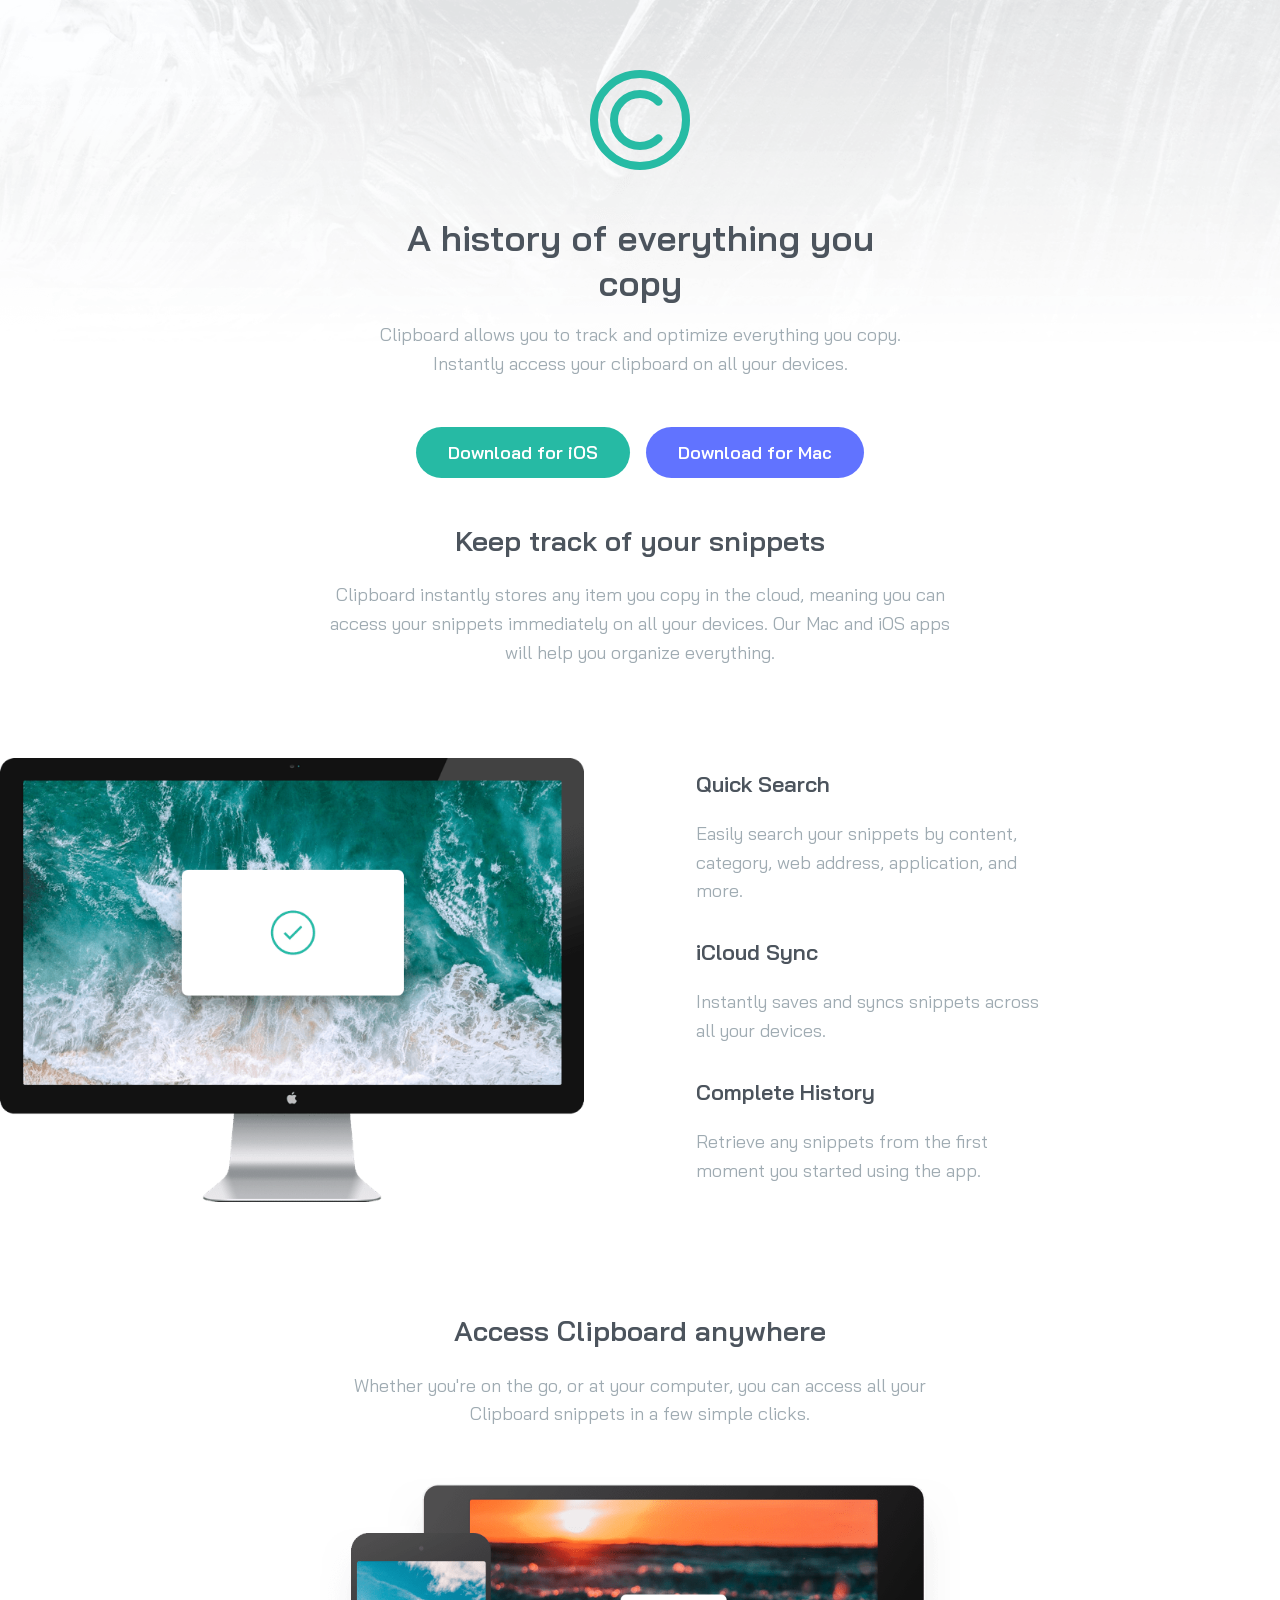
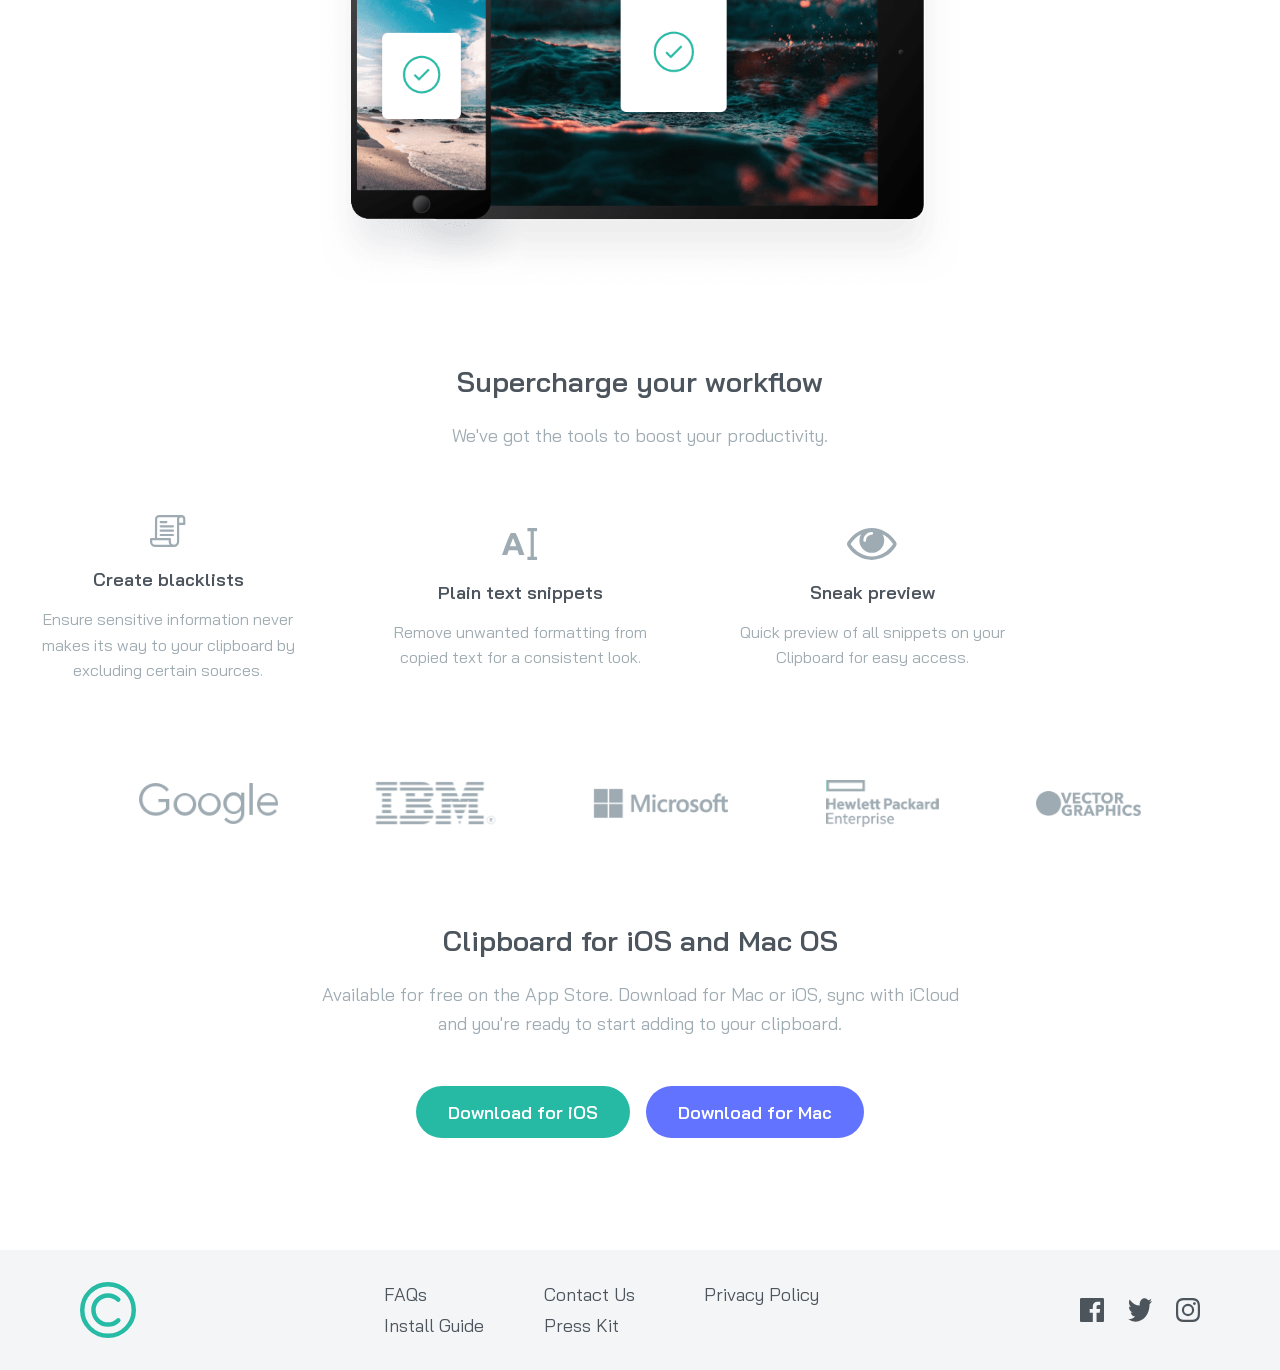
<file: index.html>
<!doctype html>
<html lang="en">
  <head>
    <meta charset="UTF-8" />
    <meta name="viewport" content="width=device-width, initial-scale=1.0" />

    <link
      rel="icon"
      type="image/png"
      sizes="32x32"
      href="./images/favicon-32x32.png"
    />

    <link rel="preconnect" href="https://fonts.googleapis.com" />
    <link rel="preconnect" href="https://fonts.gstatic.com" crossorigin />

    <link
      href="https://fonts.googleapis.com/css2?family=Bai+Jamjuree:wght@400;600&display=swap"
      rel="stylesheet"
    />

    <link rel="stylesheet" href="./styles.css" />

    <title>Frontend Mentor | Clipboard landing page</title>
  </head>

  <body>
    <header class="hero">
      <picture class="hero-bg">
        <source
          media="(min-width: 37.5rem)"
          srcset="./images/bg-header-desktop.png"
        />
        <img src="./images/bg-header-mobile.png" alt="" />
      </picture>

      <div class="hero-content">
        <img
          class="logo"
          src="./images/logo.svg"
          alt="Clipboard"
          width="125"
          height="125"
        />

        <h1>A history of everything you copy</h1>

        <p>
          Clipboard allows you to track and optimize everything you copy.
          Instantly access your clipboard on all your devices.
        </p>
      </div>

      <div class="button">
        <a href="#" class="button-ios">Download for iOS</a>
        <a href="#" class="button-mac">Download for Mac</a>
      </div>
    </header>

    <main>
      <section class="section-title">
        <h2>Keep track of your snippets</h2>

        <p>
          Clipboard instantly stores any item you copy in the cloud, meaning you
          can access your snippets immediately on all your devices. Our Mac and
          iOS apps will help you organize everything.
        </p>
      </section>

      <section class="features">
        <div class="features-image">
          <img
            src="./images/image-computer.png"
            alt="Computer displaying the Clipboard app"
            width="752"
            height="572"
          />
        </div>

        <div class="features-content">
          <div>
            <h3>Quick Search</h3>

            <p>
              Easily search your snippets by content, category, web address,
              application, and more.
            </p>
          </div>

          <div>
            <h3>iCloud Sync</h3>

            <p>
              Instantly saves and syncs snippets across all your devices.
            </p>
          </div>

          <div>
            <h3>Complete History</h3>

            <p>
              Retrieve any snippets from the first moment you started using the
              app.
            </p>
          </div>
        </div>
      </section>

      <section class="snippets">
        <div class="section-content">
          <h2>Access Clipboard anywhere</h2>

          <p>
            Whether you're on the go, or at your computer, you can access all
            your Clipboard snippets in a few simple clicks.
          </p>
        </div>

        <img
          src="./images/image-devices.png"
          alt="Devices displaying the Clipboard app"
          width="905"
          height="575"
        />

        <div class="section-content">
          <h2>Supercharge your workflow</h2>

          <p>We've got the tools to boost your productivity.</p>
        </div>
      </section>

      <section class="tools">
        <div>
          <img
            src="./images/icon-blacklist.svg"
            alt=""
            width="44"
            height="40"
          />

          <h3>Create blacklists</h3>

          <p>
            Ensure sensitive information never makes its way to your clipboard
            by excluding certain sources.
          </p>
        </div>

        <div>
          <img
            src="./images/icon-text.svg"
            alt=""
            width="36"
            height="32"
          />

          <h3>Plain text snippets</h3>

          <p>
            Remove unwanted formatting from copied text for a consistent look.
          </p>
        </div>

        <div>
          <img
            src="./images/icon-preview.svg"
            alt=""
            width="50"
            height="32"
          />

          <h3>Sneak preview</h3>

          <p>
            Quick preview of all snippets on your Clipboard for easy access.
          </p>
        </div>
      </section>

      <section class="companies">
        <img
          src="./images/logo-google.png"
          alt="Google"
          width="139"
          height="50"
        />

        <img
          src="./images/logo-ibm.png"
          alt="IBM"
          width="121"
          height="50"
        />

        <img
          src="./images/logo-microsoft.png"
          alt="Microsoft"
          width="135"
          height="50"
        />

        <img
          src="./images/logo-hp.png"
          alt="HP"
          width="113"
          height="50"
        />

        <img
          src="./images/logo-vector-graphics.png"
          alt="Vector Graphics"
          width="105"
          height="50"
        />
      </section>

      <section class="download">
        <div class="section-content">
          <h2>Clipboard for iOS and Mac OS</h2>

          <p>
            Available for free on the App Store. Download for Mac or iOS, sync
            with iCloud and you're ready to start adding to your clipboard.
          </p>
        </div>

        <div class="button">
          <a href="#" class="button-ios">Download for iOS</a>
          <a href="#" class="button-mac">Download for Mac</a>
        </div>
      </section>
    </main>

    <footer>
      <img
        class="footer-logo"
        src="./images/logo.svg"
        alt="Clipboard"
        width="55"
        height="55"
      />

      <nav aria-label="Footer">
        <ul class="footer-links">
          <li><a href="#">FAQs</a></li>
          <li><a href="#">Contact Us</a></li>
          <li><a href="#">Privacy Policy</a></li>
          <li><a href="#">Install Guide</a></li>
          <li><a href="#">Press Kit</a></li>
        </ul>
      </nav>

      <nav class="socials" aria-label="Social media">
        <a href="https://www.facebook.com/" aria-label="Facebook">
          <img
            src="./images/icon-facebook.svg"
            alt="Facebook"
            width="24"
            height="24"
          />
        </a>

        <a href="https://twitter.com/" aria-label="Twitter">
          <img
            src="./images/icon-twitter.svg"
            alt="twitter"
            width="24"
            height="24"
          />
        </a>

        <a href="https://www.instagram.com/" aria-label="Instagram">
          <img
            src="./images/icon-instagram.svg"
            alt="Instagram"
            width="24"
            height="24"
          />
        </a>
      </nav>
    </footer>
  </body>
</html>
</file>
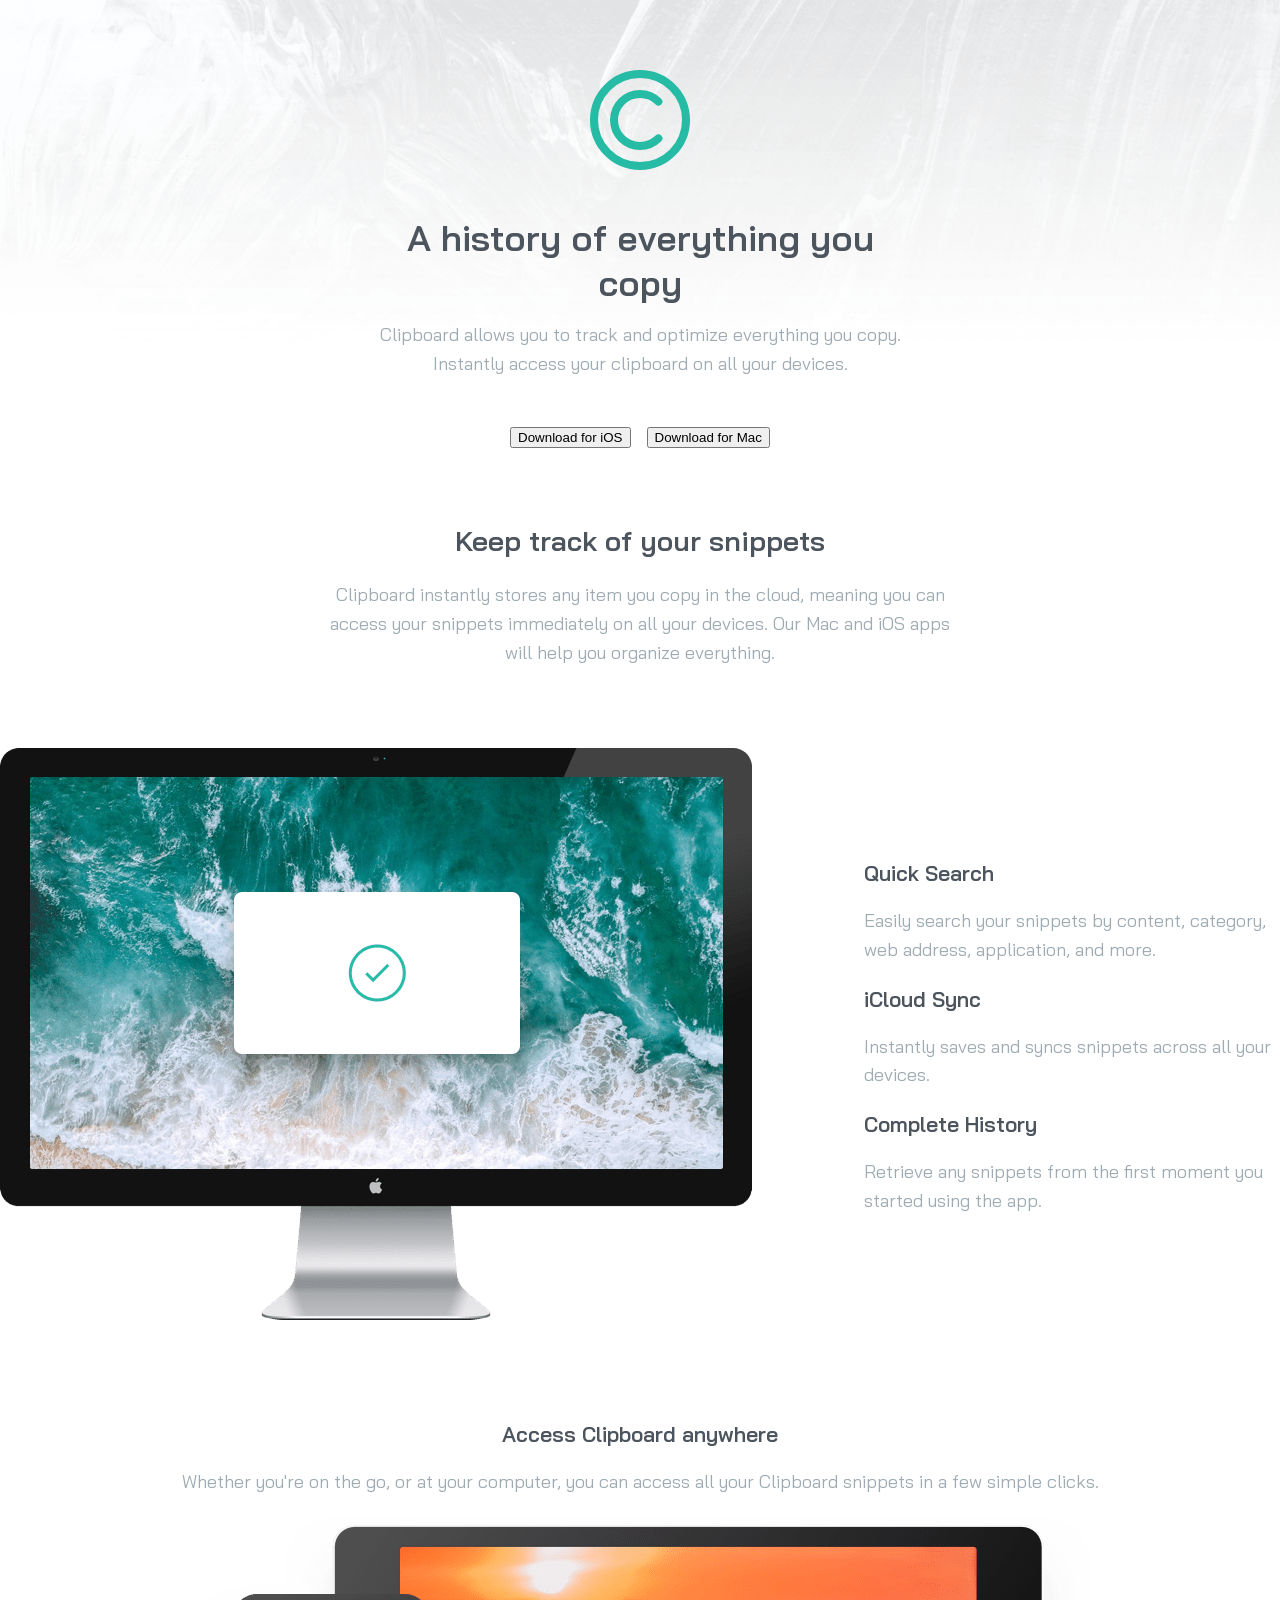
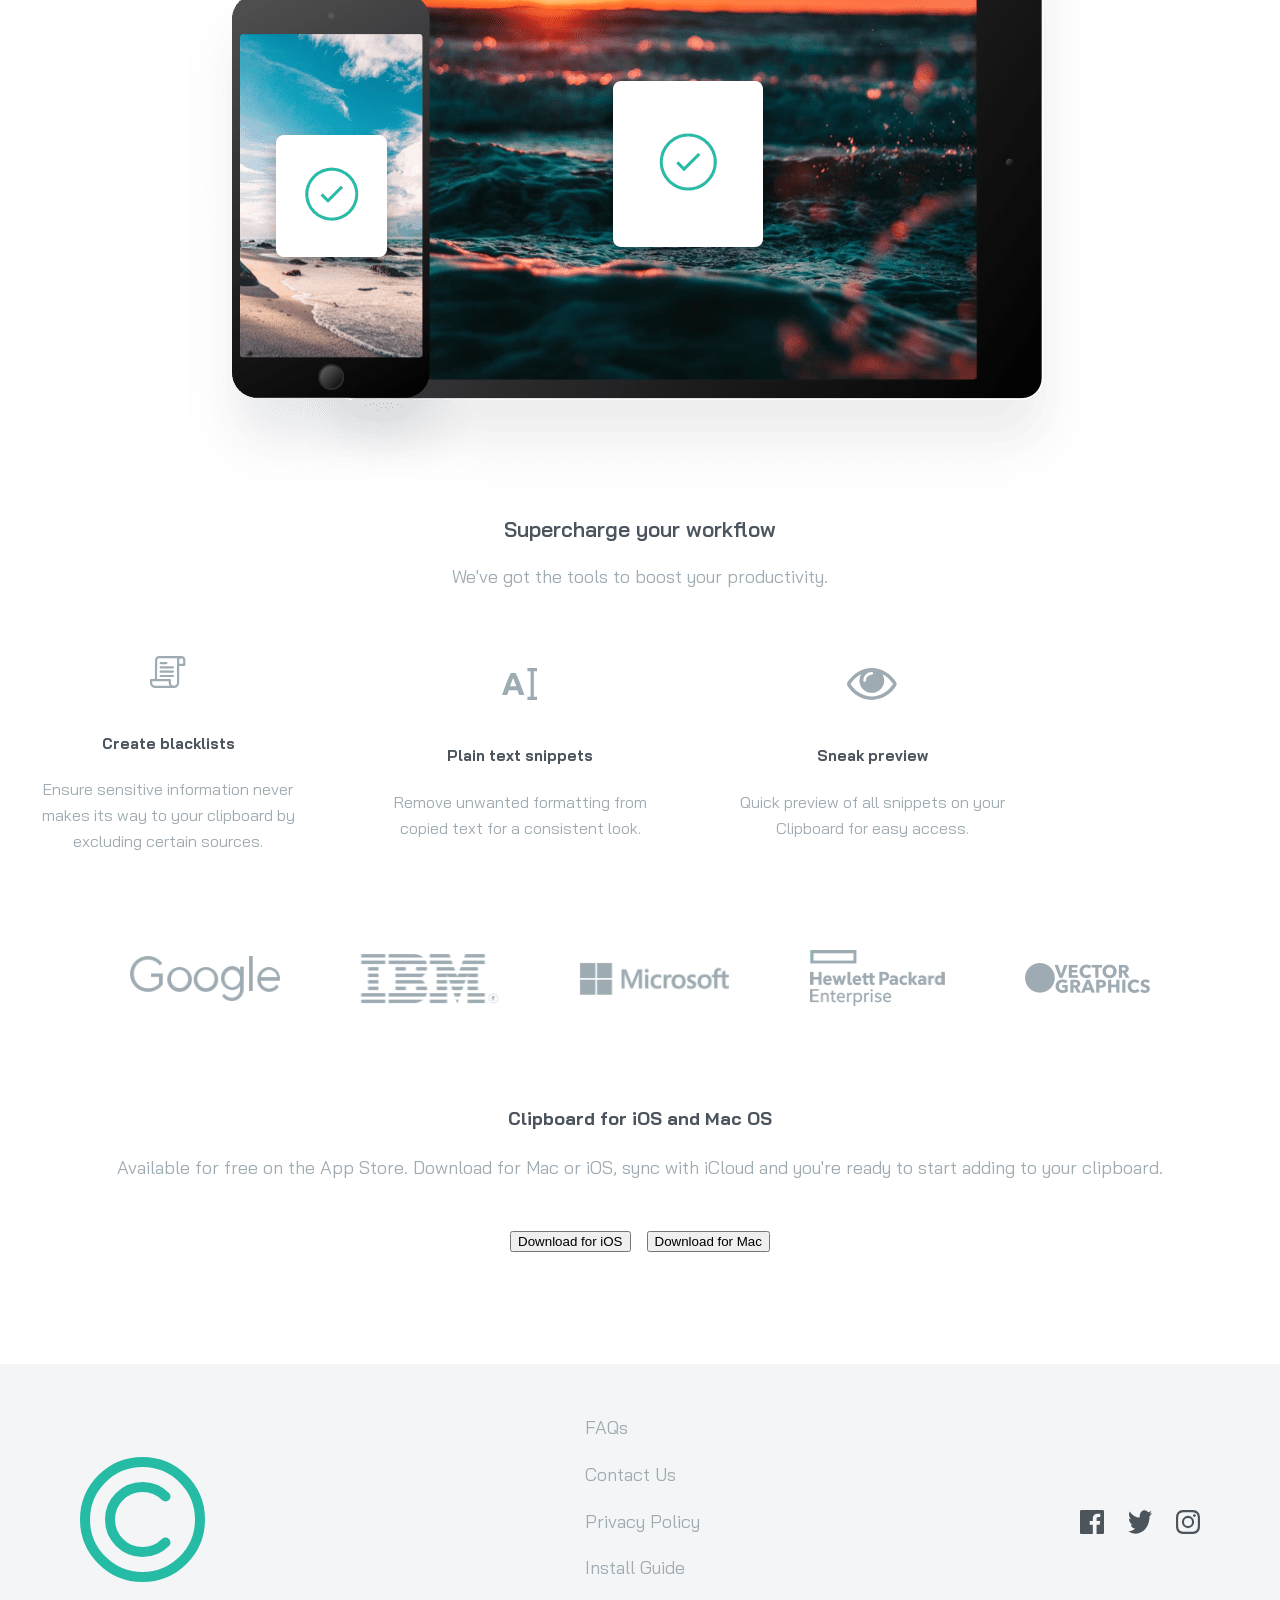
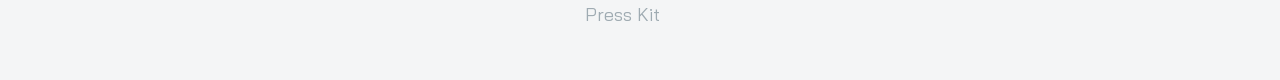
<file: clipboard-landing-page-master/index.html>
<!doctype html>
<html lang="en">
  <head>
    <meta charset="UTF-8" />
    <meta name="viewport" content="width=device-width, initial-scale=1.0" />

    <link
      rel="icon"
      type="image/png"
      sizes="32x32"
      href="./images/favicon-32x32.png"
    />

    <link rel="stylesheet" href="/styles.css" />

    <link rel="preconnect" href="https://fonts.googleapis.com" />
    <link rel="preconnect" href="https://fonts.gstatic.com" crossorigin />

    <link
      href="https://fonts.googleapis.com/css2?family=Bai+Jamjuree:wght@400;600&display=swap"
      rel="stylesheet"
    />

    <title>Frontend Mentor | Clipboard landing page</title>
  </head>

  <body>
    <header class="hero">
      <img class="hero-bg" src="/images/bg-header-desktop.png" alt="bg img" />

      <div class="hero-content">
        <img class="logo" src="/images/logo.svg" alt="Clipboard logo" />

        <h1>A history of everything you copy</h1>

        <p>
          Clipboard allows you to track and optimize everything you copy.
          Instantly access your clipboard on all your devices.
        </p>
      </div>

      <div class="button">
        <button type="button">Download for iOS</button>
        <button type="button">Download for Mac</button>
      </div>
    </header>

    <main>
      <section class="section-title">
        <h2>Keep track of your snippets</h2>

        <p>
          Clipboard instantly stores any item you copy in the cloud, meaning you
          can access your snippets immediately on all your devices. Our Mac and
          iOS apps will help you organize everything.
        </p>
      </section>

      <section class="features">
        <div>
          <img
            src="/images/image-computer.png"
            alt="Computer displaying the Clipboard app"
          />
        </div>

        <div>
          <h3>Quick Search</h3>

          <p>
            Easily search your snippets by content, category, web address,
            application, and more.
          </p>

          <h3>iCloud Sync</h3>

          <p>Instantly saves and syncs snippets across all your devices.</p>

          <h3>Complete History</h3>

          <p>
            Retrieve any snippets from the first moment you started using the
            app.
          </p>
        </div>
      </section>

      <section class="snippets">
        <div>
          <h3>Access Clipboard anywhere</h3>

          <p>
            Whether you're on the go, or at your computer, you can access all
            your Clipboard snippets in a few simple clicks.
          </p>
        </div>

        <div>
          <img
            src="/images/image-devices.png"
            alt="Devices displaying the Clipboard app"
          />
        </div>

        <div>
          <h3>Supercharge your workflow</h3>

          <p>We've got the tools to boost your productivity.</p>
        </div>
      </section>

      <section class="tools">
        <div>
          <img src="/images/icon-blacklist.svg" alt="blacklist" />

          <h5>Create blacklists</h5>

          <p>
            Ensure sensitive information never makes its way to your clipboard
            by excluding certain sources.
          </p>
        </div>

        <div>
          <img src="/images/icon-text.svg" alt="Plain text" />

          <h5>Plain text snippets</h5>

          <p>
            Remove unwanted formatting from copied text for a consistent look.
          </p>
        </div>

        <div>
          <img src="/images/icon-preview.svg" alt="Preview" />

          <h5>Sneak preview</h5>

          <p>
            Quick preview of all snippets on your Clipboard for easy access.
          </p>
        </div>
      </section>

      <section class="companies">
        <div>
          <img src="/images/logo-google.png" alt="Google" />
        </div>

        <div>
          <img src="/images/logo-ibm.png" alt="IBM" />
        </div>

        <div>
          <img src="/images/logo-microsoft.png" alt="Microsoft" />
        </div>

        <div>
          <img src="/images/logo-hp.png" alt="HP" />
        </div>

        <div>
          <img src="/images/logo-vector-graphics.png" alt="Vector Graphics" />
        </div>
      </section>

      <section class="download">
        <div>
          <h4>Clipboard for iOS and Mac OS</h4>

          <p>
            Available for free on the App Store. Download for Mac or iOS, sync
            with iCloud and you're ready to start adding to your clipboard.
          </p>
        </div>

        <div class="button">
          <button type="button">Download for iOS</button>
          <button type="button">Download for Mac</button>
        </div>
      </section>
    </main>

    <footer>
      <div>
        <img src="/images/logo.svg" alt="Clipboard logo" />
      </div>

      <div>
        <p>FAQs</p>
        <p>Contact Us</p>
        <p>Privacy Policy</p>
        <p>Install Guide</p>
        <p>Press Kit</p>
      </div>

      <div class="socials">
        <img src="/images/icon-facebook.svg" alt="facebook" />
        <img src="/images/icon-twitter.svg" alt="twitter" />
        <img src="/images/icon-instagram.svg" alt="instagram" />
      </div>
    </footer>
  </body>
</html>
</file>
<file: styles.css>
:root {
  --Green: hsl(171, 66%, 44%);
  --Blue: hsl(233, 100%, 69%);
  --Gray-dark: hsl(210, 10%, 33%);
  --Gray-light: hsl(201, 11%, 66%);
}

* {
  box-sizing: border-box;
}

body {
  margin: 0;
  font-family: "Bai Jamjuree", sans-serif;
  font-size: 1.125rem;
  font-weight: 400;
  color: var(--Gray-dark);
}

h1,
h2,
h3 {
  font-weight: 600;
}

p {
  color: var(--Gray-light);
  line-height: 1.6;
}

/* HERO */

.hero {
  position: relative;
  min-height: 42rem;
  padding: 5rem 1.5rem 0;
  overflow: hidden;
  text-align: center;
}

.hero-bg {
  position: absolute;
  top: 0;
  left: 0;
  width: 100%;
  height: 25rem;
  z-index: -1;
}

.hero-bg img {
  width: 100%;
  height: 100%;
  object-fit: cover;
}

.hero-content {
  position: relative;
}

.logo {
  width: 6.25rem;
  height: auto;
}

.hero h1 {
  max-width: 35rem;
  margin: 2.5rem auto 0;
  font-size: 1.75rem;
}

.hero p {
  max-width: 33rem;
  margin: 1rem auto 0;
}

/* BUTTONS */

.button {
  display: flex;
  flex-direction: column;
  align-items: center;
  gap: 1rem;
  margin-top: 3rem;
}

.button a {
  display: block;
  width: 100%;
  max-width: 22rem;
  padding: 0.9rem 2rem;
  border-radius: 2rem;
  color: white;
  font-weight: 600;
  text-decoration: none;
  transition: background-color 150ms ease;
}

.button-ios {
  background-color: var(--Green);
}

.button-mac {
  background-color: var(--Blue);
}

.button-ios:hover {
  background-color: hsl(171 66% 54%);
}

.button-mac:hover {
  background-color: hsl(233 100% 76%);
}

/* GENERAL SECTIONS*/

.section-title,
.section-content {
  text-align: center;
}

.section-title {
  padding: 0 1.5rem;
  margin-bottom: 4rem;
}

.section-title h2,
.section-content h2 {
  font-size: 1.75rem;
}

.section-title p,
.section-content p {
  max-width: 40rem;
  margin: 0 auto;
}

/* FEATURES */

.features {
  display: flex;
  flex-direction: column;
  align-items: center;
  gap: 3rem;
  padding: 0 1.5rem;
  margin-bottom: 5rem;
  text-align: center;
}

.features-image img {
  width: 100%;
  max-width: 30rem;
  height: auto;
}

.features-content {
  max-width: 25rem;
}

.features-content h3 {
  font-size: 1.375rem;
}

.features-content p {
  margin: 0 auto 2rem;
}

/* SNIPPETS */

.snippets {
  padding: 0 1.5rem;
  margin-top: 6rem;
  text-align: center;
}

.snippets > img {
  display: block;
  width: 100%;
  max-width: 40rem;
  height: auto;
  margin: 3rem auto 5rem;
}

/*  TOOLS */

.tools {
  display: flex;
  flex-direction: column;
  align-items: center;
  gap: 3rem;
  padding: 0 1.5rem;
  margin-top: 4rem;
  text-align: center;
}

.tools > div {
  width: 100%;
  max-width: 22rem;
}

.tools img {
  width: auto;
  height: 2rem;
  margin-bottom: 1rem;
}

.tools h3 {
  margin: 0 0 1rem;
  font-size: 1.125rem;
}

.tools p {
  margin: 0;
  font-size: 1rem;
}

/*  COMPANIES */

.companies {
  display: flex;
  flex-direction: column;
  align-items: center;
  gap: 3.5rem;
  padding: 0 1.5rem;
  margin: 6rem auto;
}

.companies img {
  max-width: 8rem;
  height: auto;
}

/* DOWNLOAD */

.download {
  padding: 0 1.5rem;
  text-align: center;
}

/* FOOTER */

footer {
  display: flex;
  flex-direction: column;
  align-items: center;
  gap: 2rem;
  padding: 3rem 1.5rem;
  margin-top: 7rem;
  text-align: center;
  background-color: hsl(210, 10%, 96%);
}

.footer-logo {
  width: 3.5rem;
  height: auto;
}

.footer-links {
  display: flex;
  flex-direction: column;
  gap: 1rem;
  padding: 0;
  margin: 0;
  list-style: none;
}

.footer-links a {
  color: var(--Gray-dark);
  text-decoration: none;
}

.footer-links a:hover {
  color: var(--Green);
}

.socials {
  display: flex;
  gap: 1.5rem;
}

.socials a {
  display: flex;
}

.socials a:hover {
  opacity: 0.7;
}

/* KEYBOARD FOCUS */

:where(a, button):focus-visible {
  outline: 2px solid var(--Gray-dark);
  outline-offset: 3px;
}

/* TABLET*/

@media screen and (min-width: 37.5rem) {
  .hero {
    min-height: 35rem;
    padding: 4rem 2rem 0;
  }

  .hero-bg {
    height: 20rem;
  }

  .hero h1 {
    font-size: 2rem;
  }

  .button {
    flex-direction: row;
    justify-content: center;
  }

  .button a {
    width: auto;
  }

  .features {
    padding: 0 2rem;
  }

  .tools {
    flex-direction: row;
    flex-wrap: wrap;
  }

  .companies {
    flex-direction: row;
    flex-wrap: wrap;
    justify-content: space-around;
    gap: 3rem;
  }
}

/* DESKTOP */

@media screen and (min-width: 48rem) {
  .hero {
    min-height: 31.25rem;
    padding-top: 4.375rem;
  }

  .hero-bg {
    height: 21.875rem;
  }

  .hero h1 {
    font-size: 2.25rem;
  }

  .section-title {
    margin-bottom: 5rem;
  }

  .features {
    display: grid;
    grid-template-columns: 1fr 1fr;
    align-items: center;
    column-gap: 7rem;
    padding: 0;
    text-align: left;
  }

  .features-image {
    justify-self: end;
  }

  .features-image img {
    max-width: 100%;
  }

  .features-content {
    max-width: 22rem;
  }

  .features-content p {
    margin-left: 0;
  }

  .tools {
    flex-wrap: nowrap;
    gap: 4rem;
  }

  .tools > div {
    width: 18rem;
  }

  .companies {
    max-width: 68.75rem;
    flex-wrap: nowrap;
    margin: 6rem auto;
  }

  .companies img {
    max-width: 9.375rem;
  }

  footer {
    flex-direction: row;
    justify-content: space-between;
    padding: 2rem 5rem;
    text-align: left;
  }

  .footer-links {
    display: grid;
    grid-template-columns: repeat(3, 8rem);
    column-gap: 2rem;
    row-gap: 0.5rem;
  }
}
</file>
